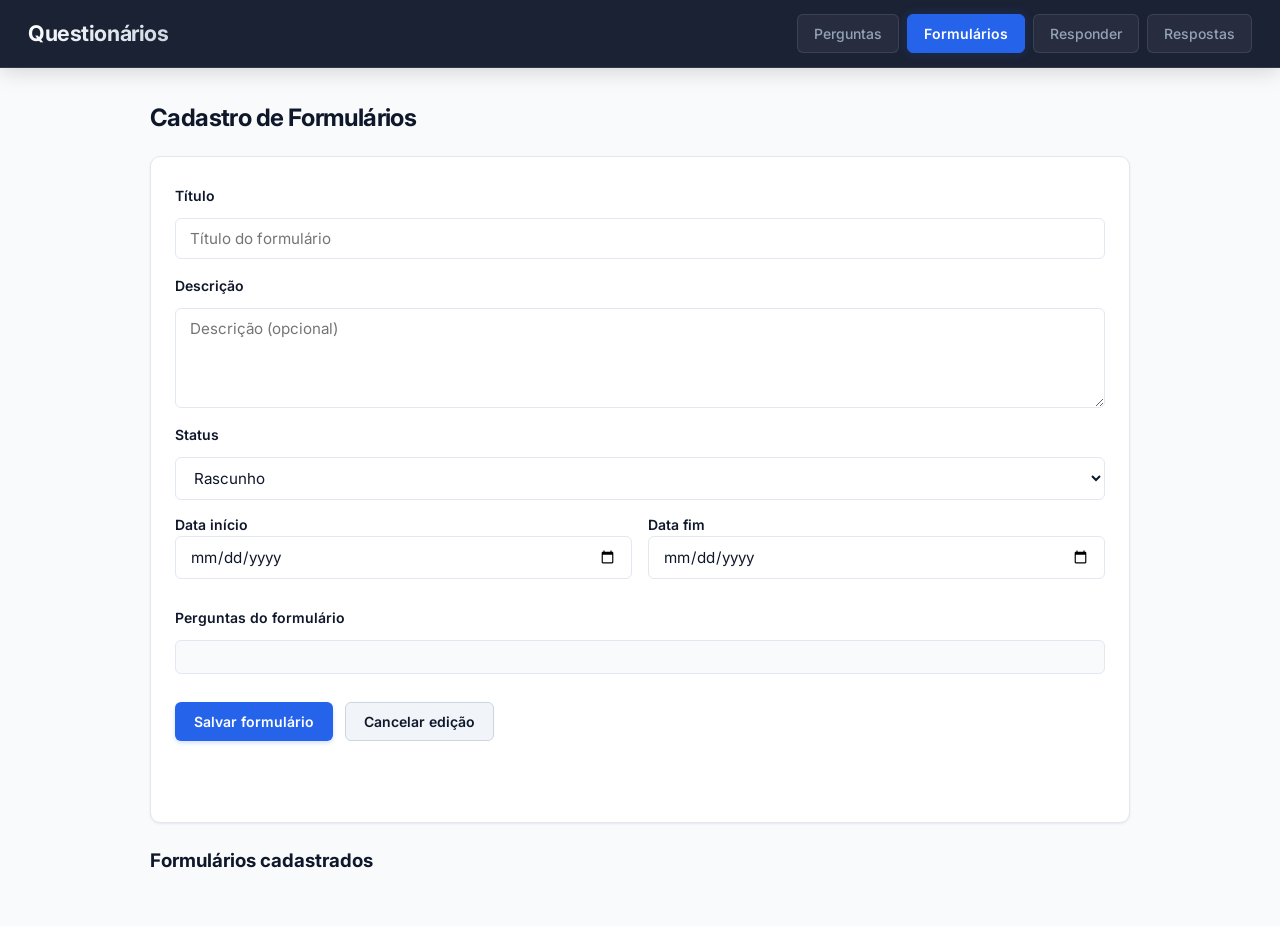
<file: pages/formularios.html>
<!DOCTYPE html>
<html lang="pt-br">
<head>
  <meta charset="UTF-8">
  <meta name="viewport" content="width=device-width, initial-scale=1.0">
  <title>Sistema de Cadastro de Questionários</title>
  <link rel="stylesheet" href="/style/style.css">
</head>
<body>

  <header class="topbar">
    <h1>Questionários</h1>
    <nav class="tabs">
      <a class="tab-btn" href="/pages/perguntas.html">Perguntas</a>
      <a class="tab-btn active" href="/pages/formularios.html">Formulários</a>
      <a class="tab-btn" href="/pages/responder.html">Responder</a>
      <a class="tab-btn" href="/pages/respostas.html">Respostas</a>
    </nav>
  </header>

  <main>

    <!-- ===================== PÁGINA: FORMULÁRIOS ===================== -->
    <section id="page-formularios" class="page active">
      <h2>Cadastro de Formulários</h2>

      <form id="form-formulario" class="card form-card">
        <input type="hidden" id="formulario-id">

        <label for="formulario-titulo">Título</label>
        <input type="text" id="formulario-titulo" placeholder="Título do formulário" required>

        <label for="formulario-descricao">Descrição</label>
        <textarea id="formulario-descricao" placeholder="Descrição (opcional)"></textarea>

        <label for="formulario-status">Status</label>
        <select id="formulario-status">
          <option value="rascunho">Rascunho</option>
          <option value="publicado">Publicado</option>
          <option value="encerrado">Encerrado</option>
        </select>

        <div class="grid-2">
          <div>
            <label for="formulario-data-inicio">Data início</label>
            <input type="date" id="formulario-data-inicio">
          </div>
          <div>
            <label for="formulario-data-fim">Data fim</label>
            <input type="date" id="formulario-data-fim">
          </div>
        </div>

        <p id="formulario-restricao-info" class="mensagem-info"></p>

        <label>Perguntas do formulário</label>
        <div id="lista-perguntas-checkbox" class="lista-perguntas-checkbox">
        </div>

        <div class="form-actions">
          <button type="submit" class="btn btn-primary">Salvar formulário</button>
          <button type="button" id="btn-cancelar-formulario" class="btn btn-secondary">Cancelar edição</button>
        </div>
        <p id="formulario-erro" class="mensagem-erro"></p>
      </form>

      <h3>Formulários cadastrados</h3>
      <div id="lista-formularios" class="cards-grid">

        <article class="card formulario-card" data-id="1">
          <div class="card-header">
            <span class="badge badge-status badge-publicado">Publicado</span>
            <span class="formulario-periodo">01/07/2026 a 01/08/2026</span>
          </div>
          <h4 class="formulario-titulo">Pesquisa de satisfação</h4>
          <p class="formulario-descricao">Avalie sua experiência com o nosso curso.</p>
          <p class="formulario-qtd-perguntas">3 perguntas</p>
          <div class="card-actions">
            <button class="btn btn-secondary btn-editar-formulario">Editar</button>
            <button class="btn btn-secondary btn-ver-respostas">Ver respostas</button>
            <button class="btn btn-warning btn-encerrar-formulario">Encerrar</button>
          </div>
        </article>

        <article class="card formulario-card" data-id="2">
          <div class="card-header">
            <span class="badge badge-status badge-rascunho">Rascunho</span>
            <span class="formulario-periodo">Sem período definido</span>
          </div>
          <h4 class="formulario-titulo">Pesquisa de perfil profissional</h4>
          <p class="formulario-descricao">Ajude-nos a conhecer melhor o público do curso.</p>
          <p class="formulario-qtd-perguntas">2 perguntas</p>
          <div class="card-actions">
            <button class="btn btn-secondary btn-editar-formulario">Editar</button>
            <button class="btn btn-secondary btn-ver-respostas">Ver respostas</button>
            <button class="btn btn-warning btn-encerrar-formulario">Encerrar</button>
          </div>
        </article>

      </div>
    </section>

  </main>

  <script src="/js/formularios.js"></script>
</body>
</html>
</file>
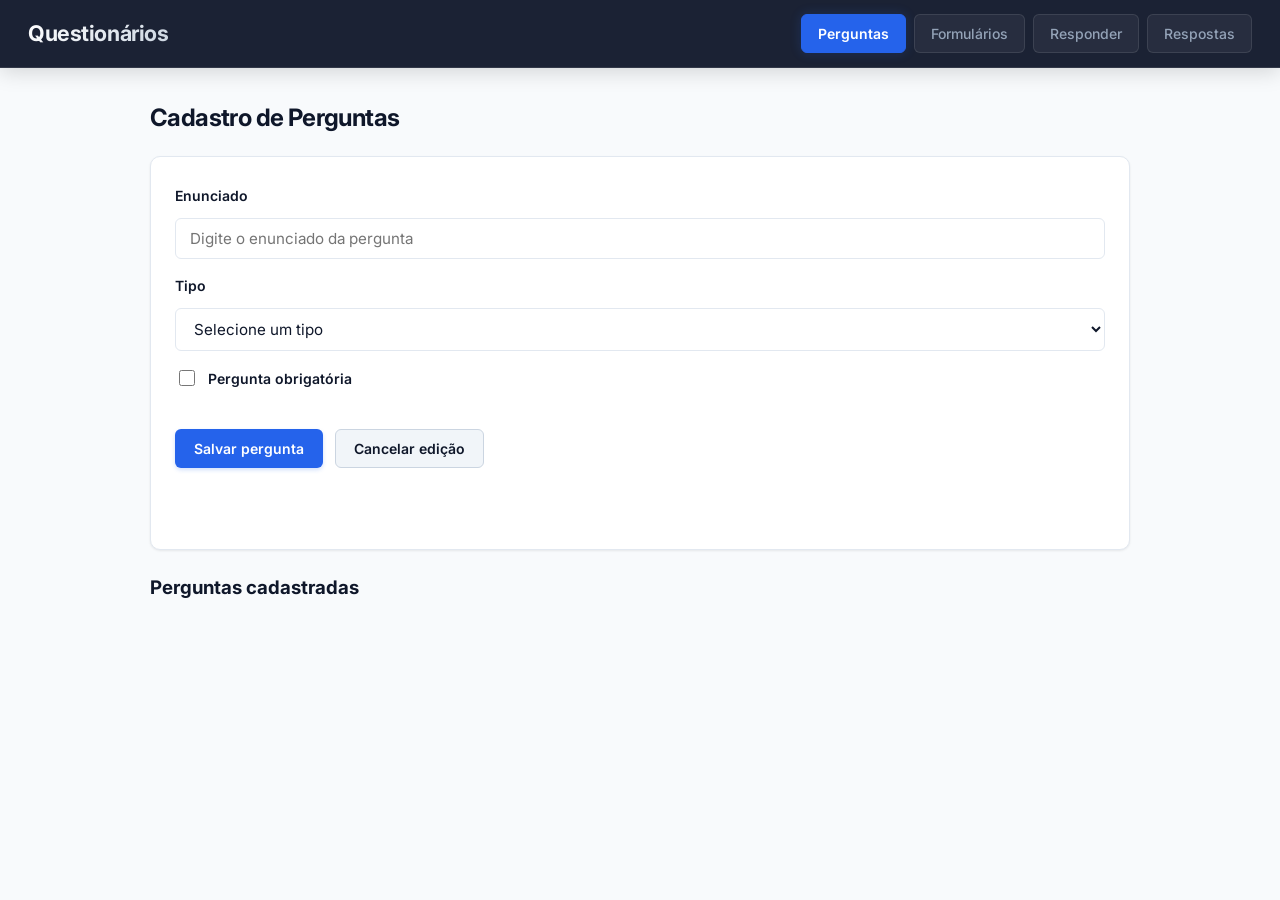
<file: pages/perguntas.html>
<!DOCTYPE html>
<html lang="pt-br">

<head>
  <meta charset="UTF-8">
  <meta name="viewport" content="width=device-width, initial-scale=1.0">
  <title>Sistema de Cadastro de Questionários</title>
  <link rel="stylesheet" href="/style/style.css">
</head>

<body>

  <header class="topbar">
    <h1>Questionários</h1>
    <nav class="tabs">
      <a class="tab-btn active" href="/pages/perguntas.html">Perguntas</a>
      <a class="tab-btn" href="/pages/formularios.html">Formulários</a>
      <a class="tab-btn" href="/pages/responder.html">Responder</a>
      <a class="tab-btn" href="/pages/respostas.html">Respostas</a>
    </nav>
  </header>

  <main>

    <!-- ===================== PÁGINA: PERGUNTAS ===================== -->
    <section id="page-perguntas" class="page active">
      <h2>Cadastro de Perguntas</h2>

      <form id="form-pergunta" class="card form-card">
        <input type="hidden" id="pergunta-id">

        <label for="pergunta-enunciado">Enunciado</label>
        <input type="text" id="pergunta-enunciado" placeholder="Digite o enunciado da pergunta" required>

        <label for="pergunta-tipo">Tipo</label>
        <select id="pergunta-tipo" required>
          <option value="">Selecione um tipo</option>
          <option value="multipla_escolha">Múltipla escolha</option>
          <option value="texto_curto">Texto curto</option>
          <option value="texto_longo">Texto longo</option>
          <option value="checkbox">Checkbox</option>
        </select>

        <label class="checkbox-label">
          <input type="checkbox" id="pergunta-obrigatoria">
          Pergunta obrigatória
        </label>

        <p id="pergunta-tipo-info" class="mensagem-info"></p>

        <div id="pergunta-alternativas-wrapper" class="alternativas-wrapper">
          <label>Alternativas (somente múltipla escolha / checkbox)</label>
          <div id="lista-alternativas" class="lista-alternativas">
            <div class="alternativa-item">
              <input type="text" class="alternativa-input" placeholder="Texto da alternativa">
              <button type="button" class="btn btn-danger btn-remover-alternativa">Remover</button>
            </div>
          </div>
          <button type="button" id="btn-add-alternativa" class="btn btn-secondary">+ Adicionar alternativa</button>
        </div>

        <div class="form-actions">
          <button type="submit" class="btn btn-primary">Salvar pergunta</button>
          <button type="button" id="btn-cancelar-pergunta" class="btn btn-secondary">Cancelar edição</button>
        </div>
        <p id="pergunta-erro" class="mensagem-erro"></p>
      </form>

      <h3>Perguntas cadastradas</h3>
      <div id="lista-perguntas" class="cards-grid">

        <article class="card pergunta-card" data-id="1">
          <div class="card-header">
            <span class="badge badge-tipo">Múltipla escolha</span>
            <span class="badge badge-obrigatoria">Obrigatória</span>
          </div>
          <p class="pergunta-enunciado">Qual sua linguagem de programação favorita?</p>
          <ul class="chips-list">
            <li class="chip">JavaScript</li>
            <li class="chip">Python</li>
            <li class="chip">Java</li>
            <li class="chip">C#</li>
          </ul>
          <div class="card-actions">
            <button class="btn btn-secondary btn-editar-pergunta">Editar</button>
            <button class="btn btn-danger btn-excluir-pergunta">Excluir</button>
          </div>
        </article>

        <article class="card pergunta-card" data-id="2">
          <div class="card-header">
            <span class="badge badge-tipo">Texto longo</span>
            <span class="badge badge-obrigatoria">Obrigatória</span>
          </div>
          <p class="pergunta-enunciado">Descreva sua experiência com o curso.</p>
          <div class="card-actions">
            <button class="btn btn-secondary btn-editar-pergunta">Editar</button>
            <button class="btn btn-danger btn-excluir-pergunta">Excluir</button>
          </div>
        </article>

        <article class="card pergunta-card" data-id="3">
          <div class="card-header">
            <span class="badge badge-tipo">Checkbox</span>
            <span class="badge badge-opcional">Opcional</span>
          </div>
          <p class="pergunta-enunciado">Quais tópicos você mais gostou?</p>
          <ul class="chips-list">
            <li class="chip">Conteúdo</li>
            <li class="chip">Suporte</li>
            <li class="chip">Prática</li>
            <li class="chip">Material didático</li>
          </ul>
          <div class="card-actions">
            <button class="btn btn-secondary btn-editar-pergunta">Editar</button>
            <button class="btn btn-danger btn-excluir-pergunta">Excluir</button>
          </div>
        </article>

        <article class="card pergunta-card" data-id="4">
          <div class="card-header">
            <span class="badge badge-tipo">Texto curto</span>
            <span class="badge badge-opcional">Opcional</span>
          </div>
          <p class="pergunta-enunciado">Qual seu cargo atual?</p>
          <div class="card-actions">
            <button class="btn btn-secondary btn-editar-pergunta">Editar</button>
            <button class="btn btn-danger btn-excluir-pergunta">Excluir</button>
          </div>
        </article>

      </div>
    </section>

  </main>

  <script src="/js/perguntas.js"></script>
</body>

</html>
</file>
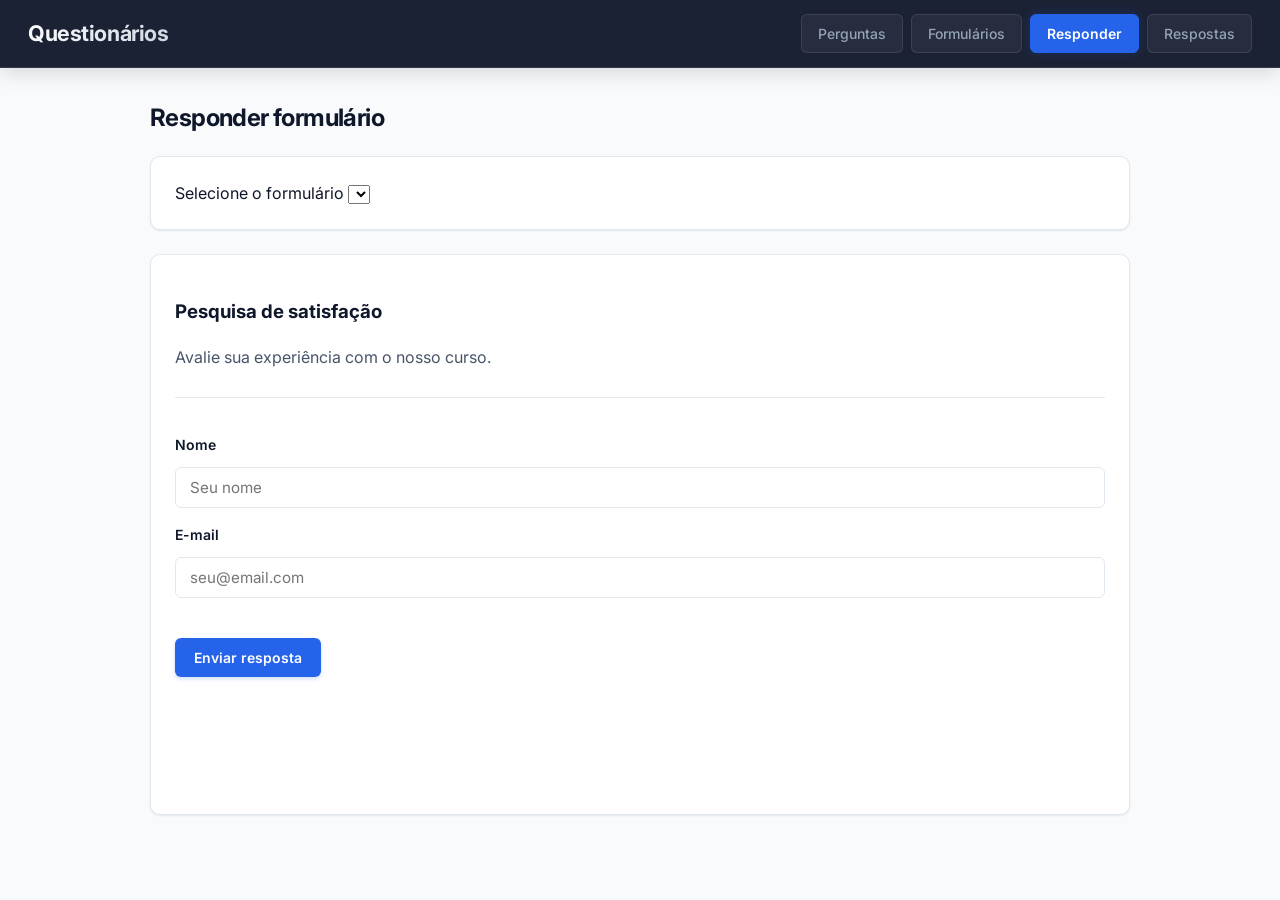
<file: pages/responder.html>
<!DOCTYPE html>
<html lang="pt-br">
<head>
  <meta charset="UTF-8">
  <meta name="viewport" content="width=device-width, initial-scale=1.0">
  <title>Sistema de Cadastro de Questionários</title>
  <link rel="stylesheet" href="/style/style.css">
</head>
<body>

  <header class="topbar">
    <h1>Questionários</h1>
    <nav class="tabs">
      <a class="tab-btn" href="/pages/perguntas.html">Perguntas</a>
      <a class="tab-btn" href="/pages/formularios.html">Formulários</a>
      <a class="tab-btn active" href="/pages/responder.html">Responder</a>
      <a class="tab-btn" href="/pages/respostas.html">Respostas</a>
    </nav>
  </header>

  <main>

    <!-- ===================== PÁGINA: RESPONDER (pública) ===================== -->
    <section id="page-responder" class="page active">
      <h2>Responder formulário</h2>

      <div class="card">
        <label for="select-formulario-responder">Selecione o formulário</label>
        <select id="select-formulario-responder">
        </select>
      </div>

      <form id="form-responder" class="card form-card">

        <div class="formulario-cabecalho">
          <h3 id="responder-titulo">Pesquisa de satisfação</h3>
          <p id="responder-descricao">Avalie sua experiência com o nosso curso.</p>
        </div>

        <label for="respondente-nome">Nome</label>
        <input type="text" id="respondente-nome" placeholder="Seu nome" required>

        <label for="respondente-email">E-mail</label>
        <input type="email" id="respondente-email" placeholder="seu@email.com" required>

        <div id="perguntas-responder" class="perguntas-responder">
        </div>

        <div class="form-actions">
          <button type="submit" class="btn btn-primary">Enviar resposta</button>
        </div>
        <p id="responder-erro" class="mensagem-erro"></p>
        <p id="responder-sucesso" class="mensagem-sucesso"></p>
      </form>
    </section>

  </main>

  <script src="/js/responder.js"></script>
</body>
</html>
</file>
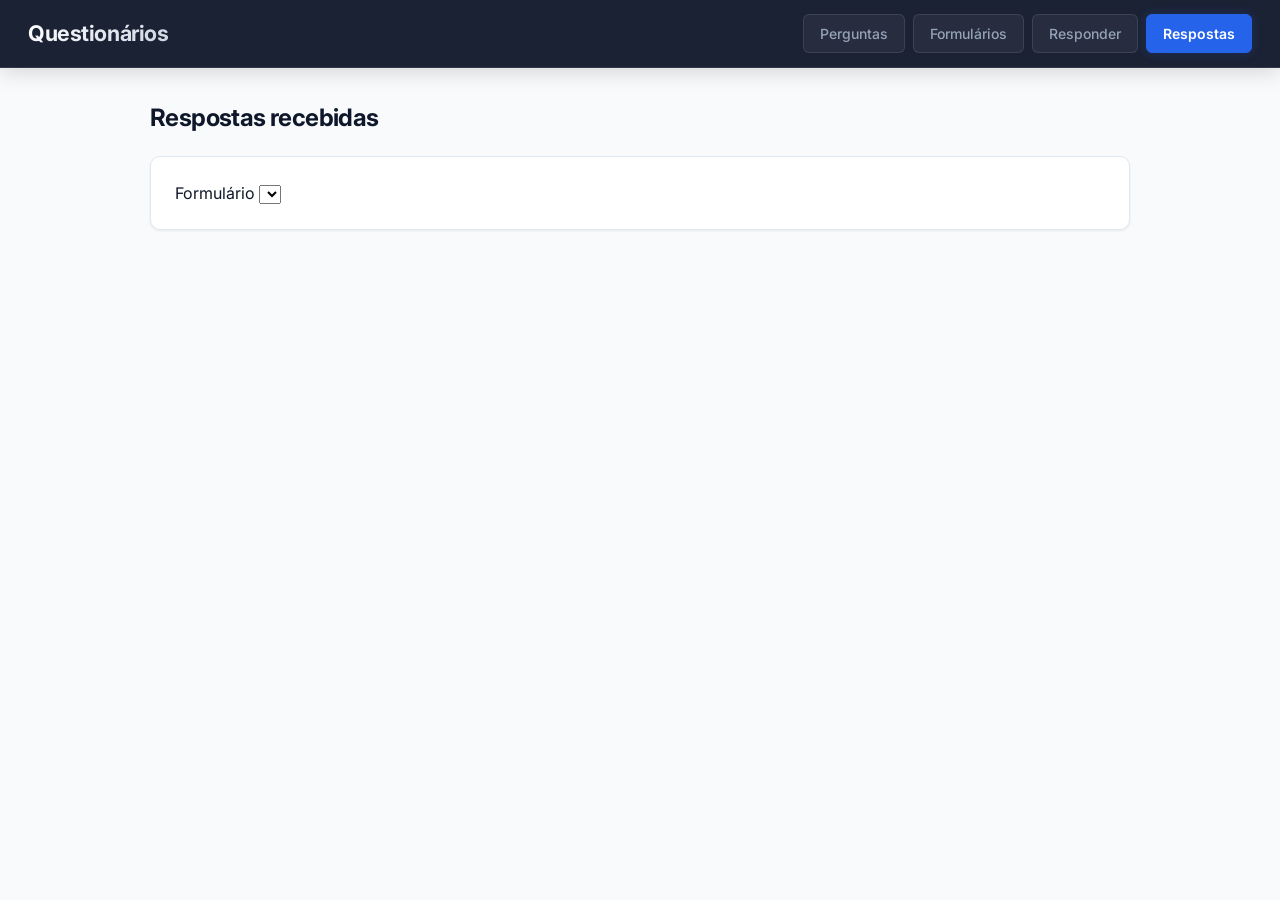
<file: pages/respostas.html>
<!DOCTYPE html>
<html lang="pt-br">
<head>
  <meta charset="UTF-8">
  <meta name="viewport" content="width=device-width, initial-scale=1.0">
  <title>Sistema de Cadastro de Questionários</title>
  <link rel="stylesheet" href="/style/style.css">
</head>
<body>

  <header class="topbar">
    <h1>Questionários</h1>
    <nav class="tabs">
      <a class="tab-btn" href="/pages/perguntas.html">Perguntas</a>
      <a class="tab-btn" href="/pages/formularios.html">Formulários</a>
      <a class="tab-btn" href="/pages/responder.html">Responder</a>
      <a class="tab-btn active" href="/pages/respostas.html">Respostas</a>
    </nav>
  </header>

  <main>

    <!-- ===================== PÁGINA: RESPOSTAS (admin) ===================== -->
    <section id="page-respostas" class="page active">
      <h2>Respostas recebidas</h2>

      <div class="card">
        <label for="select-formulario-respostas">Formulário</label>
        <select id="select-formulario-respostas">
        </select>
      </div>

      <div id="lista-respostas" class="cards-grid">
      </div>
    </section>

  </main>

  <script src="/js/respostas.js"></script>
</body>
</html>
</file>
<file: style/style.css>
@import url('https://fonts.googleapis.com/css2?family=Inter:wght@400;500;600;700&display=swap');

:root {
  /* Cores Principais */
  --primary: #2563eb;
  --primary-hover: #1d4ed8;
  --primary-light: #eff6ff;
  --primary-glow: rgba(37, 99, 235, 0.2);

  /* Neutros */
  --bg-main: #f8fafc;
  --bg-card: #ffffff;
  --text-primary: #0f172a;
  --text-secondary: #475569;
  --text-muted: #94a3b8;
  --border: #e2e8f0;
  --border-focus: #3b82f6;

  /* Status */
  --success-bg: #dcfce7;
  --success-text: #15803d;
  --danger-bg: #fef2f2;
  --danger-text: #b91c1c;
  --warning-bg: #fef3c7;
  --warning-text: #92400e;

  /* Elevação e Raios */
  --radius-sm: 6px;
  --radius-md: 10px;
  --radius-lg: 16px;
  --shadow-sm: 0 1px 3px rgba(0, 0, 0, 0.05), 0 1px 2px rgba(0, 0, 0, 0.03);
  --shadow-md: 0 4px 6px -1px rgba(0, 0, 0, 0.07), 0 2px 4px -1px rgba(0, 0, 0, 0.04);
  --shadow-lg: 0 10px 25px -5px rgba(0, 0, 0, 0.08), 0 8px 10px -6px rgba(0, 0, 0, 0.01);

  /* Transição Global */
  --transition: all 0.2s cubic-bezier(0.4, 0, 0.2, 1);
}

/* Base */
* {
  box-sizing: border-box;
}

body {
  margin: 0;
  font-family: "Inter", "Segoe UI", system-ui, -apple-system, sans-serif;
  background-color: var(--bg-main);
  color: var(--text-primary);
  line-height: 1.5;
  -webkit-font-smoothing: antialiased;
}

a {
  text-decoration: none;
  color: var(--primary);
  transition: var(--transition);
}

a:hover {
  color: var(--primary-hover);
}

/* Custom Scrollbar */
::-webkit-scrollbar {
  width: 8px;
  height: 8px;
}
::-webkit-scrollbar-track {
  background: var(--bg-main);
}
::-webkit-scrollbar-thumb {
  background: #cbd5e1;
  border-radius: 999px;
}
::-webkit-scrollbar-thumb:hover {
  background: #94a3b8;
}

/* Topbar / Header */
.topbar {
  background-color: rgba(15, 23, 42, 0.95);
  backdrop-filter: blur(12px);
  color: #fff;
  padding: 14px 28px;
  display: flex;
  align-items: center;
  justify-content: space-between;
  flex-wrap: wrap;
  gap: 16px;
  position: sticky;
  top: 0;
  z-index: 100;
  border-bottom: 1px solid rgba(255, 255, 255, 0.1);
  box-shadow: 0 4px 20px rgba(0, 0, 0, 0.15);
}

.topbar h1 {
  margin: 0;
  font-size: 1.35rem;
  font-weight: 700;
  letter-spacing: -0.02em;
  background: linear-gradient(135deg, #ffffff 0%, #cbd5e1 100%);
  -webkit-background-clip: text;
  -webkit-text-fill-color: transparent;
}

.tabs {
  display: flex;
  gap: 8px;
  flex-wrap: wrap;
}

.tab-btn {
  background: rgba(255, 255, 255, 0.05);
  border: 1px solid rgba(255, 255, 255, 0.1);
  color: #94a3b8;
  padding: 8px 16px;
  border-radius: var(--radius-sm);
  cursor: pointer;
  font-size: 0.875rem;
  font-weight: 500;
  transition: var(--transition);
}

.tab-btn:hover {
  background-color: rgba(255, 255, 255, 0.12);
  color: #ffffff;
  transform: translateY(-1px);
}

.tab-btn.active {
  background-color: var(--primary);
  border-color: var(--primary);
  color: #ffffff;
  box-shadow: 0 0 12px var(--primary-glow);
  font-weight: 600;
}

/* Layout Principal */
main {
  max-width: 1020px;
  margin: 0 auto;
  padding: 32px 20px;
}

/* Animação nas Páginas */
.page {
  display: none;
}

.page.active {
  display: block;
  animation: fadeIn 0.3s cubic-bezier(0.16, 1, 0.3, 1) forwards;
}

@keyframes fadeIn {
  from {
    opacity: 0;
    transform: translateY(10px);
  }
  to {
    opacity: 1;
    transform: translateY(0);
  }
}

h2 {
  margin-top: 0;
  font-size: 1.5rem;
  font-weight: 700;
  letter-spacing: -0.025em;
  color: var(--text-primary);
  margin-bottom: 20px;
}

/* Cards */
.card {
  background-color: var(--bg-card);
  border-radius: var(--radius-md);
  padding: 24px;
  margin-bottom: 24px;
  border: 1px solid var(--border);
  box-shadow: var(--shadow-sm);
  transition: var(--transition);
}

.card:hover {
  border-color: #cbd5e1;
  box-shadow: var(--shadow-md);
}

/* Formulários & Controls */
.form-card {
  display: flex;
  flex-direction: column;
  gap: 12px;
}

.form-card label {
  font-weight: 600;
  font-size: 0.875rem;
  color: var(--text-primary);
  margin-top: 4px;
}

.form-card input[type="text"],
.form-card input[type="email"],
.form-card input[type="date"],
.form-card select,
.form-card textarea {
  padding: 10px 14px;
  border: 1px solid var(--border);
  border-radius: var(--radius-sm);
  font-size: 0.95rem;
  font-family: inherit;
  width: 100%;
  background-color: #ffffff;
  color: var(--text-primary);
  transition: var(--transition);
  outline: none;
}

.form-card input[type="text"]:focus,
.form-card input[type="email"]:focus,
.form-card input[type="date"]:focus,
.form-card select:focus,
.form-card textarea:focus {
  border-color: var(--border-focus);
  box-shadow: 0 0 0 4px var(--primary-glow);
}

.form-card textarea {
  min-height: 100px;
  resize: vertical;
}

.checkbox-label,
.radio-label {
  display: flex;
  align-items: center;
  gap: 10px;
  font-weight: 400;
  font-size: 0.925rem;
  margin-top: 4px;
  cursor: pointer;
  user-select: none;
}

.checkbox-label input,
.radio-label input {
  accent-color: var(--primary);
  width: 16px;
  height: 16px;
  cursor: pointer;
}

.grid-2 {
  display: grid;
  grid-template-columns: repeat(auto-fit, minmax(240px, 1fr));
  gap: 16px;
}

.alternativas-wrapper {
  border-top: 1px dashed var(--border);
  padding-top: 16px;
  margin-top: 12px;
}

.lista-alternativas {
  display: flex;
  flex-direction: column;
  gap: 10px;
  margin-bottom: 12px;
}

.alternativa-item {
  display: flex;
  gap: 10px;
  align-items: center;
}

.alternativa-item .alternativa-input {
  flex: 1;
  padding: 8px 12px;
  border: 1px solid var(--border);
  border-radius: var(--radius-sm);
  transition: var(--transition);
}

.alternativa-item .alternativa-input:focus {
  border-color: var(--border-focus);
  outline: none;
  box-shadow: 0 0 0 3px var(--primary-glow);
}

.lista-perguntas-checkbox {
  display: flex;
  flex-direction: column;
  gap: 8px;
  border: 1px solid var(--border);
  background-color: #f8fafc;
  border-radius: var(--radius-sm);
  padding: 16px;
}

/* Botões */
.form-actions {
  display: flex;
  gap: 12px;
  margin-top: 16px;
  flex-wrap: wrap;
}

.btn {
  display: inline-flex;
  align-items: center;
  justify-content: center;
  border: 1px solid transparent;
  border-radius: var(--radius-sm);
  padding: 10px 18px;
  font-size: 0.875rem;
  font-weight: 600;
  font-family: inherit;
  cursor: pointer;
  transition: var(--transition);
  user-select: none;
}

.btn:active {
  transform: scale(0.98);
}

.btn-primary {
  background-color: var(--primary);
  color: #ffffff;
  box-shadow: 0 2px 4px rgba(37, 99, 235, 0.2);
}

.btn-primary:hover {
  background-color: var(--primary-hover);
  box-shadow: 0 4px 8px rgba(37, 99, 235, 0.3);
}

.btn-secondary {
  background-color: #f1f5f9;
  color: var(--text-primary);
  border-color: #cbd5e1;
}

.btn-secondary:hover {
  background-color: #e2e8f0;
  color: #020617;
}

.btn-danger {
  background-color: var(--danger-bg);
  color: var(--danger-text);
  border: 1px solid rgba(185, 28, 28, 0.15);
}

.btn-danger:hover {
  background-color: #fecaca;
}

.btn-warning {
  background-color: var(--warning-bg);
  color: var(--warning-text);
  border: 1px solid rgba(146, 64, 14, 0.15);
}

.btn-warning:hover {
  background-color: #fde68a;
}

/* Mensagens */
.mensagem-erro {
  color: var(--danger-text);
  font-size: 0.875rem;
  font-weight: 500;
  min-height: 1.2em;
  display: flex;
  align-items: center;
}

.mensagem-sucesso {
  color: var(--success-text);
  font-size: 0.875rem;
  font-weight: 500;
  min-height: 1.2em;
  display: flex;
  align-items: center;
}

.mensagem-info {
  color: var(--primary);
  font-size: 0.85rem;
  margin: 0;
}

/* Grids e Layout de Cards */
.cards-grid {
  display: grid;
  grid-template-columns: repeat(auto-fill, minmax(280px, 1fr));
  gap: 20px;
}

.card-header {
  display: flex;
  justify-content: space-between;
  align-items: center;
  flex-wrap: wrap;
  gap: 8px;
  margin-bottom: 12px;
}

/* Badges */
.badge {
  display: inline-flex;
  align-items: center;
  font-size: 0.725rem;
  font-weight: 700;
  padding: 3px 10px;
  border-radius: 999px;
  letter-spacing: 0.025em;
  text-transform: uppercase;
}

.badge-obrigatoria {
  background-color: var(--danger-bg);
  color: var(--danger-text);
}

.badge-opcional {
  background-color: #f1f5f9;
  color: var(--text-secondary);
}

.badge-status {
  text-transform: capitalize;
}

.badge-publicado {
  background-color: var(--success-bg);
  color: var(--success-text);
}

.badge-rascunho {
  background-color: #f1f5f9;
  color: var(--text-secondary);
}

.badge-encerrado {
  background-color: var(--danger-bg);
  color: var(--danger-text);
}

/* Elementos de Conteúdo */
.pergunta-enunciado {
  font-weight: 600;
  font-size: 1rem;
  color: var(--text-primary);
  margin: 8px 0;
}

.chips-list {
  list-style: none;
  display: flex;
  flex-wrap: wrap;
  gap: 6px;
  padding: 0;
  margin: 12px 0;
}

.chip {
  background-color: #f1f5f9;
  border: 1px solid var(--border);
  border-radius: 999px;
  padding: 4px 12px;
  font-size: 0.8rem;
  color: var(--text-secondary);
  font-weight: 500;
}

.card-actions {
  display: flex;
  gap: 8px;
  flex-wrap: wrap;
  margin-top: 16px;
  padding-top: 12px;
  border-top: 1px solid var(--border);
}

.formulario-titulo {
  font-size: 1.15rem;
  font-weight: 700;
  color: var(--text-primary);
  margin: 4px 0;
}

.formulario-descricao {
  color: var(--text-secondary);
  font-size: 0.9rem;
  margin-bottom: 8px;
}

.formulario-qtd-perguntas,
.formulario-periodo {
  font-size: 0.825rem;
  color: var(--text-muted);
}

.formulario-cabecalho {
  margin-bottom: 20px;
  padding-bottom: 12px;
  border-bottom: 1px solid var(--border);
}

.formulario-cabecalho p {
  color: var(--text-secondary);
}

/* Responder Formulário */
.perguntas-responder {
  display: flex;
  flex-direction: column;
  gap: 20px;
}

.pergunta-resposta-item {
  border: 1px solid var(--border);
  background-color: #ffffff;
  border-radius: var(--radius-md);
  padding: 18px;
  transition: var(--transition);
}

.pergunta-resposta-item:focus-within {
  border-color: var(--border-focus);
  box-shadow: 0 0 0 3px var(--primary-glow);
}

.pergunta-resposta-item legend {
  font-weight: 600;
  font-size: 0.95rem;
  padding: 0 6px;
  color: var(--text-primary);
}

.pergunta-resposta-item input[type="text"],
.pergunta-resposta-item textarea {
  width: 100%;
  padding: 10px 12px;
  border: 1px solid var(--border);
  border-radius: var(--radius-sm);
  margin-top: 8px;
  font-family: inherit;
  transition: var(--transition);
}

.pergunta-resposta-item input[type="text"]:focus,
.pergunta-resposta-item textarea:focus {
  outline: none;
  border-color: var(--border-focus);
}

.obrigatoria-marcador {
  color: var(--danger-text);
  font-weight: bold;
  margin-left: 2px;
}

/* Exibição de Respostas */
.resposta-nome {
  font-weight: 700;
  font-size: 1.05rem;
  color: var(--text-primary);
}

.resposta-email {
  color: var(--text-muted);
  font-size: 0.85rem;
}

.resposta-data {
  font-size: 0.8rem;
  color: var(--text-muted);
  margin: 4px 0 12px;
}

.resposta-detalhes {
  list-style: none;
  padding: 12px;
  margin: 0;
  background-color: #f8fafc;
  border-radius: var(--radius-sm);
  border: 1px solid var(--border);
  display: flex;
  flex-direction: column;
  gap: 10px;
  font-size: 0.9rem;
}
</file>
